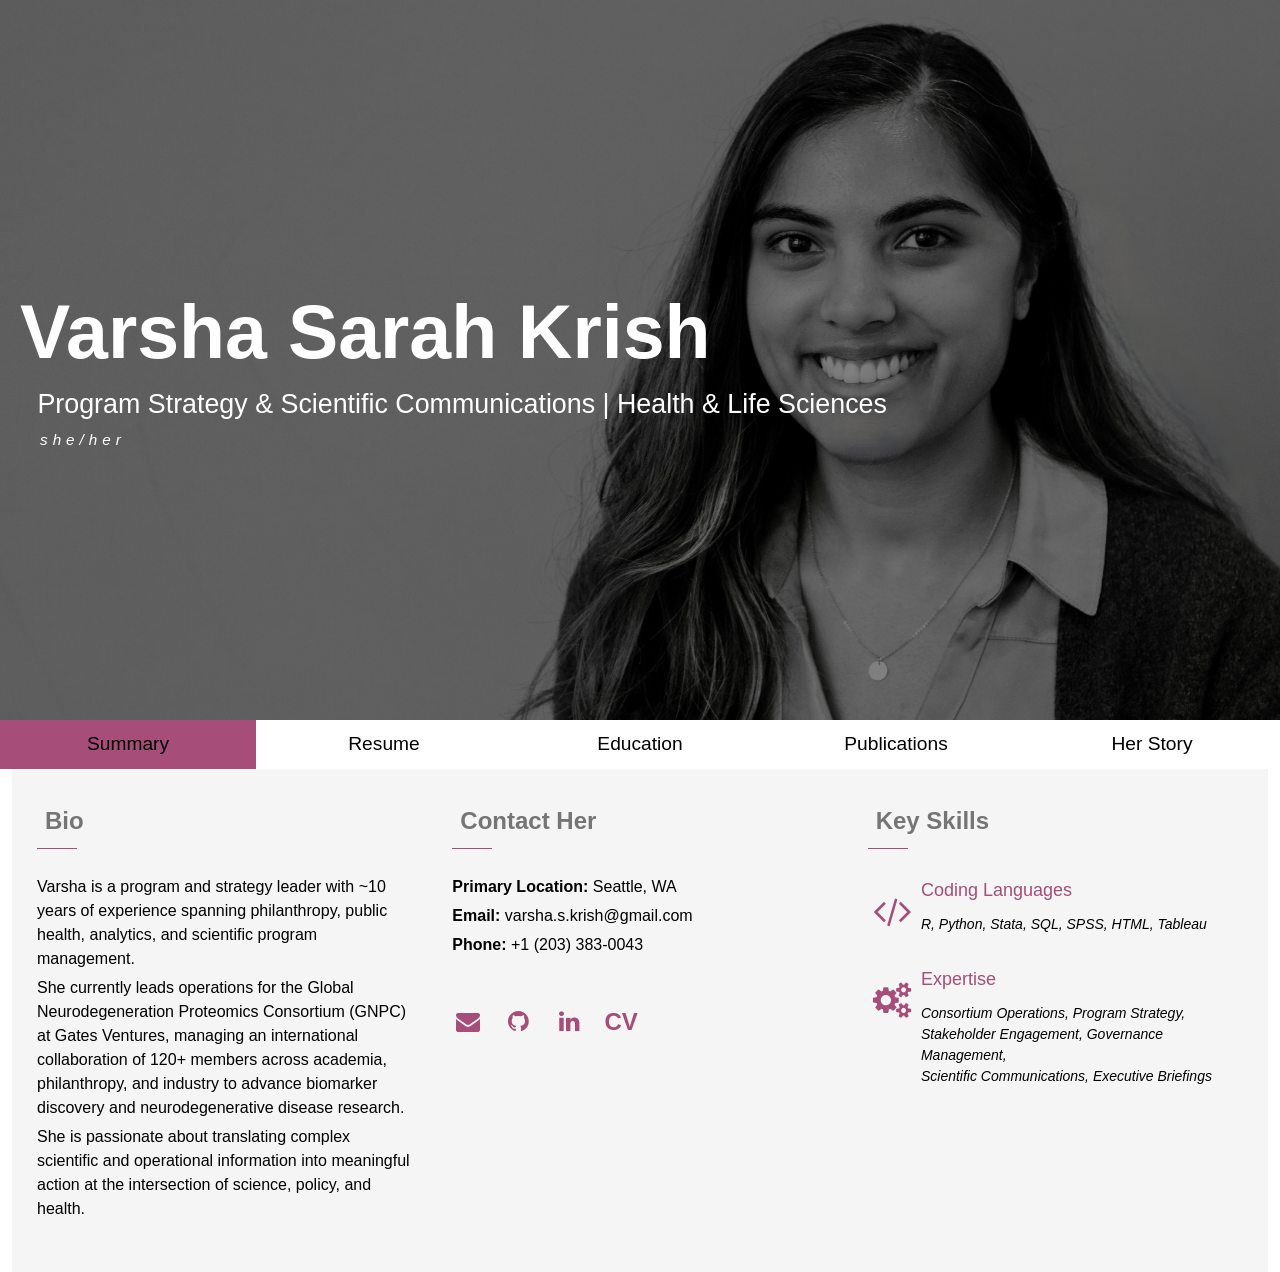
<file: index.html>
<!DOCTYPE html>
<html>
<head>
<title>Varsha Krish</title>
<meta charset="UTF-8">
<meta name="viewport" content="width=device-width, initial-scale=1">
<link rel="stylesheet" href="css/w3.css">
<link rel='stylesheet' href='https://fonts.googleapis.com/css?family=Roboto'>
<link rel="stylesheet" href="https://cdnjs.cloudflare.com/ajax/libs/font-awesome/4.7.0/css/font-awesome.min.css">
<style>
html,body,h1,h2,h3,h4,h5,h6 {font-family: "Century Gothic", sans-serif}
</style>
</head>
<body style="background-color:whitesmoke;" class="w3-text-black">
<!-- Page Header -- Image with Name -->
<header class="header">
  <div class="w3-container">
    <div class="header-content">
      <h1 class="header-title">Varsha Sarah Krish</h1>
      <h6 class="header-subtitle">&nbsp;Program Strategy &amp; Scientific Communications | Health &amp; Life Sciences</h6>
      <h6 class="header-mono"><i>she/her</i></h6>
    </div>
  </div>
</header>

<!-- Tab Bar -->
<div class="tab">
  <button class="tablink" onclick="openPage(event, 'Summary')" id="defaultOpen">Summary</button>
  <button class="tablink" onclick="openPage(event, 'Resume')">Resume</button>
  <button class="tablink" onclick="openPage(event, 'Education')">Education</button>
  <button class="tablink" onclick="openPage(event, 'Publications')">Publications</button>
  <button class="tablink" onclick="openPage(event, 'Her Story')">Her Story</button>
</div>

<!-- Personal Info -->
<div id="Summary" class="tabcontent">
  <div class="about-box">
    <div class="flex-about-left">
      <h4 class="w3-text-grey w3-padding-small"><b>Bio</b></h4>
      <span class="line mb-5"></span>
      <br>
      <h6>Varsha is a program and strategy leader with ~10 years of experience spanning philanthropy, public health, analytics, and scientific program management.</h6>
      <h6>She currently leads operations for the Global Neurodegeneration Proteomics Consortium (GNPC) at Gates Ventures, managing an international collaboration of 120+ members across academia, philanthropy, and industry to advance biomarker discovery and neurodegenerative disease research.</h6>
      <h6>She is passionate about translating complex scientific and operational information into meaningful action at the intersection of science, policy, and health.</h6>
      <br>
    </div>
    <div class="flex-about-center">
      <h4 class="w3-text-grey w3-padding-small"><b>Contact Her</b></h4>
      <span class="line mb-5"></span>
      <br>
      <h6><b>Primary Location:</b> Seattle, WA</h6>
      <h6><b>Email:</b> varsha.s.krish@gmail.com</h6>
      <h6><b>Phone:</b> +1 (203) 383-0043</h6>
      <br>
      <br>
      <a style="text-decoration: none" href="mailto:varsha.s.krish@gmail.com" class="fa fa-envelope fa-fw w3-margin-right w3-xlarge w3-text-dark-pink"></a>
      <a style="text-decoration: none" href="https://github.com/varshaskrish" class="fa fa-github fa-fw w3-margin-right w3-xlarge w3-text-dark-pink"></a>
      <a style="text-decoration: none" href="https://www.linkedin.com/in/varsha-krish/" class="fa fa-linkedin fa-fw w3-margin-right w3-xlarge w3-text-dark-pink"></a>
      <b><a style="text-decoration: none; font-size: 24px;" href="personal/VarshaKrishResume-20_detailed.pdf" class="icon w3-text-dark-pink" target="_blank" id="cv-link" title="Resume">CV</a></b>
      <br>
      <br>
    </div>
    <div class="flex-about-right">
      <h4 class="w3-text-grey w3-padding-small"><b>Key Skills</b></h4>
      <span class="line mb-5"></span>
      <br>
      <div class="skills-grid-container">
        <div class="skills-grid-item sk-item1">
          <br>
          <i class="fa fa-code fa-fw w3-xxlarge w3-text-dark-pink"></i>
        </div>
        <div class="skills-grid-item sk-item2">
          <h5 class="w3-text-dark-pink">Coding Languages</h5>
        </div>
        <div class="skills-grid-item sk-item3">
          <i>R, Python, Stata, SQL, SPSS, HTML, Tableau</i>
        </div>
        <div class="skills-grid-item sk-item4">
          <br>
          <br>
          <i class="fa fa-gears fa-fw w3-xxlarge w3-text-dark-pink"></i>
        </div>
        <div class="skills-grid-item sk-item5">
          <br>
          <h5 class="w3-text-dark-pink">Expertise</h5>
        </div>
        <div class="skills-grid-item sk-item6">
          <i>Consortium Operations, Program Strategy,</i><br>
          <i>Stakeholder Engagement, Governance Management,</i><br>
          <i>Scientific Communications, Executive Briefings</i>
        </div>
      </div>
    </div>
  </div>
</div>

<!-- Work History Block -->
<div style="padding: 1% 2%;" id="Resume" class="tabcontent">
  <h4 class="w3-text-grey w3-padding-small"><b>Her Work Experiences</b></h4>
  <span class="line mb-5"></span>
  <br>

  <!-- Gates Ventures — NEW -->
  <h5 class="w3-opacity"><b>Manager, Disease Mechanisms &amp; Therapeutics | Gates Ventures Health and Life Sciences</b></h5>
  <h6><i class="fa fa-calendar fa-fw w3-margin-right"></i>Mar 2023 – Present</h6>
  <p>Varsha leads operations and program management for the Global Neurodegeneration Proteomics Consortium (GNPC), an international collaboration advancing biomarker discovery and research across neurodegenerative diseases.</p>
  <ul>
    <li>Serves as lead operations manager overseeing strategy execution across 30+ international organizations and 120+ members spanning academia, philanthropy, and industry.</li>
    <li>Manages relationships, funding coordination, and operational activities for a $14M collaborative initiative (GNPC vMP), building on the successful $7M original consortium phase.</li>
    <li>Leads monthly steering committee meetings facilitating governance, decision-making, and strategic alignment across stakeholders.</li>
    <li>Directs cross-functional program management including milestone tracking, partner communications, and execution of complex scientific initiatives.</li>
    <li>Coordinated publication planning and launch for a Nature Medicine GNPC Special Collection (2025).</li>
    <li>Led planning and execution of a corporate-sponsored GNPC symposium at AD/PD 2025 and a Featured Research Session at AAIC 2025.</li>
    <li>Creates executive briefings and synthesizes scientific and operational information into strategic materials for leadership.</li>
  </ul>
  <hr>

  <h5 class="w3-opacity"><b>Student Consultant | WA DOH</b></h5>
  <h6><i class="fa fa-calendar fa-fw w3-margin-right"></i>Dec 2021 - June 2022</h6>
  <p>As a member of a 4-person consulting team for the Washington State Department of Health (DOH), I co-produced a 92-page technical white paper on key health metrics and processes to establish Health Equity Zones in Washington State.</p>
  <hr>

  <h5 class="w3-opacity"><b>Project Management Intern | King County PSB</b></h5>
  <h6><i class="fa fa-calendar fa-fw w3-margin-right"></i>May 2021 - Oct 2021</h6>
  <p>As a graduate intern in the King County office of Performance, Strategy, and Budgeting (PSB), I managed schedule development and community session management for Executive Priority projects including the 2021 Sheriff Transition and the County Jail Health Services Community Diversion Program.</p>
  <p>Additionally, I attended a 7-week project management and risk management skills course covering strategies from Lean and Continuous Improvement management courses.</p>
  <hr>

  <h5 class="w3-opacity"><b>Data Analyst, Engagement | IHME</b></h5>
  <h6><i class="fa fa-calendar fa-fw w3-margin-right"></i>Jan 2018 - July 2020</h6>
  <p>I provided custom analysis of Institute for Health Metrics and Evaluation (IHME) health data to members of our engagement network and spearheaded process reviews and improvements using data.</p>
  <p>I organized the first staff retreat for the Network Engagement Team to manage organizational changes and refine KPI/AQL reporting metrics, led meetings, collaborated with peers, liaised with stakeholders, and reported to leadership.</p>
  <p>I volunteered as an institutional code tutor for R language and was awarded the 2019 Community Builder institutional award.</p>
  <hr>

  <h5 class="w3-opacity"><b>Research Assistant | NYSPI</b></h5>
  <h6><i class="fa fa-calendar fa-fw w3-margin-right"></i>Jan 2014 - May 2017</h6>
  <p>As a research assistant at the New York State Psychiatric Institute, I conducted research to determine whether stress during different points of development affects the brain's ability to recover in mouse models. Completed published undergraduate honors thesis research project.</p>
  <br>
</div>

<!-- Education History Block -->
<div style="padding: 1% 2%;" id="Education" class="tabcontent">
  <h4 class="w3-text-grey"><b><i>Almae Materes</i></b></h4>
  <span class="line mb-5"></span>
  <br>
  <h5 class="w3-text-grey"><b>Master's Degree</b></h5>
  <h6 class="w3-text-deep-purple">
    <img src="personal/uw_seal.png" alt="UW Evans Seal" style="width:50px;height:50px;" style="float:left">
    &nbsp;&nbsp; Evans School of Public Policy &amp; Governance</h6>
  <p><i class="w3-text-grey"></i><i class="fa fa-calendar fa-fw w3-margin-right"></i>Oct 2020 - June 2022 &nbsp;&nbsp;&nbsp;&nbsp;&nbsp;
    <i class="fa fa-location-arrow fa-fw w3-margin-right"></i>Seattle, WA</p>
  <p>The University of Washington | Master's of Public Administration (MPA)</p>
  <p><i>Concentration: Leadership &amp; Decision Making</i></p>
  <hr>
  <h5 class="w3-text-grey"><b>Bachelor's Degree</b></h5>
  <h6 class="w3-text-indigo">
    <img src="personal/barnard_seal.svg" alt="Barnard Seal" style="width:50px;height:50px;" style="float:left">
    &nbsp;&nbsp; Barnard College</h6>
  <p><i class="w3-text-grey"></i><i class="fa fa-calendar fa-fw w3-margin-right"></i>Sept 2013 - May 2017 &nbsp;&nbsp;&nbsp;&nbsp;&nbsp;
    <i class="fa fa-location-arrow fa-fw w3-margin-right"></i>New York, NY</p>
  <p>Columbia University | Bachelors of Arts (BA)</p>
  <p><i>Major: Neuroscience &amp; Behavior -- Cellular Molecular Methods</i></p>
  <hr>
  <h5 class="w3-text-grey"><b>High School Degree</b></h5>
  <h6 class="w3-text-red">
    <img src="personal/hopkins_seal.jpeg" alt="Hopkins Seal" style="width:50px;height:50px;" style="float:left">
    &nbsp;&nbsp; Hopkins School</h6>
  <p><i class="w3-text-grey"></i><i class="fa fa-calendar fa-fw w3-margin-right"></i>Class of 2013 &nbsp;&nbsp;&nbsp;&nbsp;&nbsp;
    <i class="fa fa-location-arrow fa-fw w3-margin-right"></i>New Haven, CT</p>
  <p>High School</p><br>
</div>

<!-- Published Work Bibliography -->
<div style="padding: 1% 2%;" id="Publications" class="tabcontent">
  <h4 class="w3-text-grey"><b>Peer-Reviewed Publications</b></h4>
  <span class="line mb-5"></span>
  <p><i>Full list available at <a class="highlight" target="_blank" href="https://scholar.google.com/citations?user=EKNfg7QAAAAJ&hl=en&oi=ao">Google Scholar</a></i></p>
  <br>

  <!-- 2025 publications — NEW -->
  <p>- Imam F. et al., including <mark>Krish VS</mark>. "The Global Neurodegeneration Proteomics Consortium: biomarker and drug target discovery for common neurodegenerative diseases and aging." <i>Nature Medicine</i> (2025).</p>
  <p>- Shvetcov A. et al., including <mark>Krish VS</mark>. "APOE ε4 carriers share immune-related proteomic changes across neurodegenerative diseases." <i>Nature Medicine</i> (2025).</p>
  <p>- Ali M. et al., including <mark>Krish VS</mark>. "Shared and disease-specific pathways in frontotemporal dementia syndromes." <i>Nature Medicine</i> (2025).</p>

  <!-- Existing publications -->
  <p>- Youssef M., <mark>Krish VS.</mark>, Kirshenbaum GS., Atsak P., Lass TJ., Lieberman SR., Leonardo ED., and Dranovsky A. "Ablation of proliferating neural stem cells during early life is sufficient to reduce adult hippocampal neurogenesis." Hippocampus 28.8 (2018): 586-601</p>
  <p>- Mokdad AH., Mensah GA., <mark>Krish VS.</mark>, Glenn SD., Miller-Petrie MK., Lopez AD., and Murray CJL. "Global, Regional, National, and Subnational Big Data to Inform Health Equity Research: Perspectives from the Global Burden of Disease Study 2017." Ethn Dis 29.Supp1 (2019) 159-172</p>
  <p>- Achoki T., Miller-Petrie MK., Glenn SD., <mark>[et al, including Krish, VS]</mark> "Health disparities across the counties of Kenya and implications for policy makers, 1990-2016: a systematic analysis for the Global Burden of Disease Study 2016." Lancet Glob Health 7.1 (2019) e81-e95</p>
  <p>- Soriano JB., Rojas-Rueda D., Alonso J., <mark>[et al, including Krish, VS]</mark> "The burden of disease in Spain: Results from the Global Burden of Disease 2016." Med Clin (Barc) 151.5 (2018): 171-190</p>
  <p>- India State-Level Disease Burden Initiative Air Pollution Collaborators. "The impact of air pollution on deaths, disease burden, and life expectancy across the states of India: the Global Burden of Disease Study 2017." Lancet Planet Health 3.1 (2019) e26-e39</p>
  <p>- India State-Level Disease Burden Initiative Malnutrition Collaborators. "The burden of child and maternal malnutrition and trends in its indicators in the states of India: the Global Burden of Disease Study 1990-2017." Lancet Child Adolesc Health ePub ahead of print. doi: 10.1016/S2352-4642(19)30273-1</p>
  <p>- Zhou M., Wang H., <mark>[et al, including Krish, VS]</mark> "Mortality, morbidity, and risk factors in China and its provinces, 1990-2017: a systematic analysis for the Global Burden of Disease Study 2017." Lancet 394.10204 (2019) 1145-1158</p>
  <p>- Naghavi M., and Global Burden of Disease Self-Harm Collaborators. "Global, regional, and national burden of suicide mortality 1990 to 2016: systematic analysis for the Global Burden of Disease Study 2016." BMJ 364.194 (2019)</p>
  <p>- India State-Level Disease Burden Initiative Mental Disorders Collaborators. "The burden of mental disorders across the states of India: the Global Burden of Disease Study 1990–2017" The Lancet Psychiatry 7.2 (2019) 148-161</p>
  <p>- El Bcheraoui C,. Mimche H., Miangotar Y., <mark>[et al including Krish, VS]</mark> "Burden of disease in francophone Africa, 1990–2017: a systematic analysis for the Global Burden of Disease Study 2017" Lancet Glob Health 8.3 (2020) e341-351</p>
  <p>- GBD 2017 Saudi Arabia Collaborators. "The burden of disease in Saudi Arabia 1990–2017: results from the Global Burden of Disease Study 2017" Lancet Planet Health 4.5 (2020) e195-e208</p>
  <p>- India State-Level Disease Burden Initiative Child Mortality Collaborators. "Subnational mapping of under-5 and neonatal mortality trends in India: the Global Burden of Disease Study 2000–17" Lancet 395.10237 (2020) 1640-1658</p>
  <hr>

  <h4 class="w3-text-grey"><b>Other Published Work:</b></h4>
  <span class="line mb-5"></span>
  <br>
  <p>- Bathke, K., Brumbaugh, M., Coleman H., &amp; <mark>Krish, V</mark> (2022). Health Equity Zones: A Washington State Department of Health Initiative [White paper].</p>
  <p>- Krish, V. S. (2020, Jan 17) <a class="highlight" target="_blank" href="https://www.thinkglobalhealth.org/article/united-states-has-mommy-issues/">The United States Has Mommy Issues</a></p>
</div>

<!-- More about me -->
<div style="padding: 1% 2%; background-color: whitesmoke;" id="Her Story" class="tabcontent">
  <h4 class="w3-text-grey"><b>What is Varsha's story?</b></h4>
  <span class="line mb-5"></span>
  <div class="about-box">
    <div class="flex-story-left">
      <img src="personal/head_round.jpg" alt="fun_headshot" style="width:400px;height:400px;border-radius: 50%;" style="float:left">
    </div>
    <div class="flex-story-right">
      <p>Varsha is deeply passionate about science translation and health policy.</p>
      <p>She earned her BA from Barnard College in Neuroscience and Behavior with a focus on cellular and molecular methods. Throughout her degree, she worked in an integrative neuroscience lab researching the effects of stress on neural development in mice models.</p>
      <p>She then moved from New York to Seattle to work at the Institute for Health Metrics and Evaluation (IHME) as a data analyst on the Network Engagement Team, where she served as a technical advisor for IHME's global network of collaborators to encourage the adoption of data-driven health policies.</p>
      <p>This prompted her to pursue her Master's in Public Administration from the Evans School at the University of Washington where she focused on decision-making and social enterprises. While in school she worked with the Project Management Team at King County helping guide a number of executive priorities forward, and put her education into practice at the Washington State Department of Health while working on the Health Equity Zone Initiative.</p>
      <p>Since 2023, Varsha has been a Manager at Gates Ventures Health and Life Sciences, where she leads operations for the Global Neurodegeneration Proteomics Consortium (GNPC) — an international initiative spanning 120+ members across academia, philanthropy, and industry working to advance biomarker discovery for neurodegenerative diseases. Her work has supported multiple publications in <i>Nature Medicine</i> and marquee conference events at AD/PD 2025 and AAIC 2025.</p>
      <p>Throughout all her experiences Varsha has shown a commitment to fostering the community she's in. At IHME she was awarded the 2019 Community Builder of the Year award, and at the Evans School, she served as board chair for the Network of Womxn, Evans People of Color, and the Race and Equity Summit Committee.</p>
      <p>Varsha currently lives in Seattle with her partner Mat and their cuddly, but anxious, cat Kudu. In her free time, she enjoys anime, acrylic pour painting, and exploring new restaurants and wine bars around Seattle.</p>
    </div>
  </div>
</div>

</body>
<script>
function openPage(evt, cityName) {
  var i, tabcontent, tablink;
  tabcontent = document.getElementsByClassName("tabcontent");
  for (i = 0; i < tabcontent.length; i++) {
    tabcontent[i].style.display = "none";
  }
  tablink = document.getElementsByClassName("tablink");
  for (i = 0; i < tablink.length; i++) {
    tablink[i].className = tablink[i].className.replace(" active", "");
  }
  document.getElementById(cityName).style.display = "block";
  evt.currentTarget.className += " active";
}

document.getElementById("defaultOpen").click();
</script>
</html>
</file>
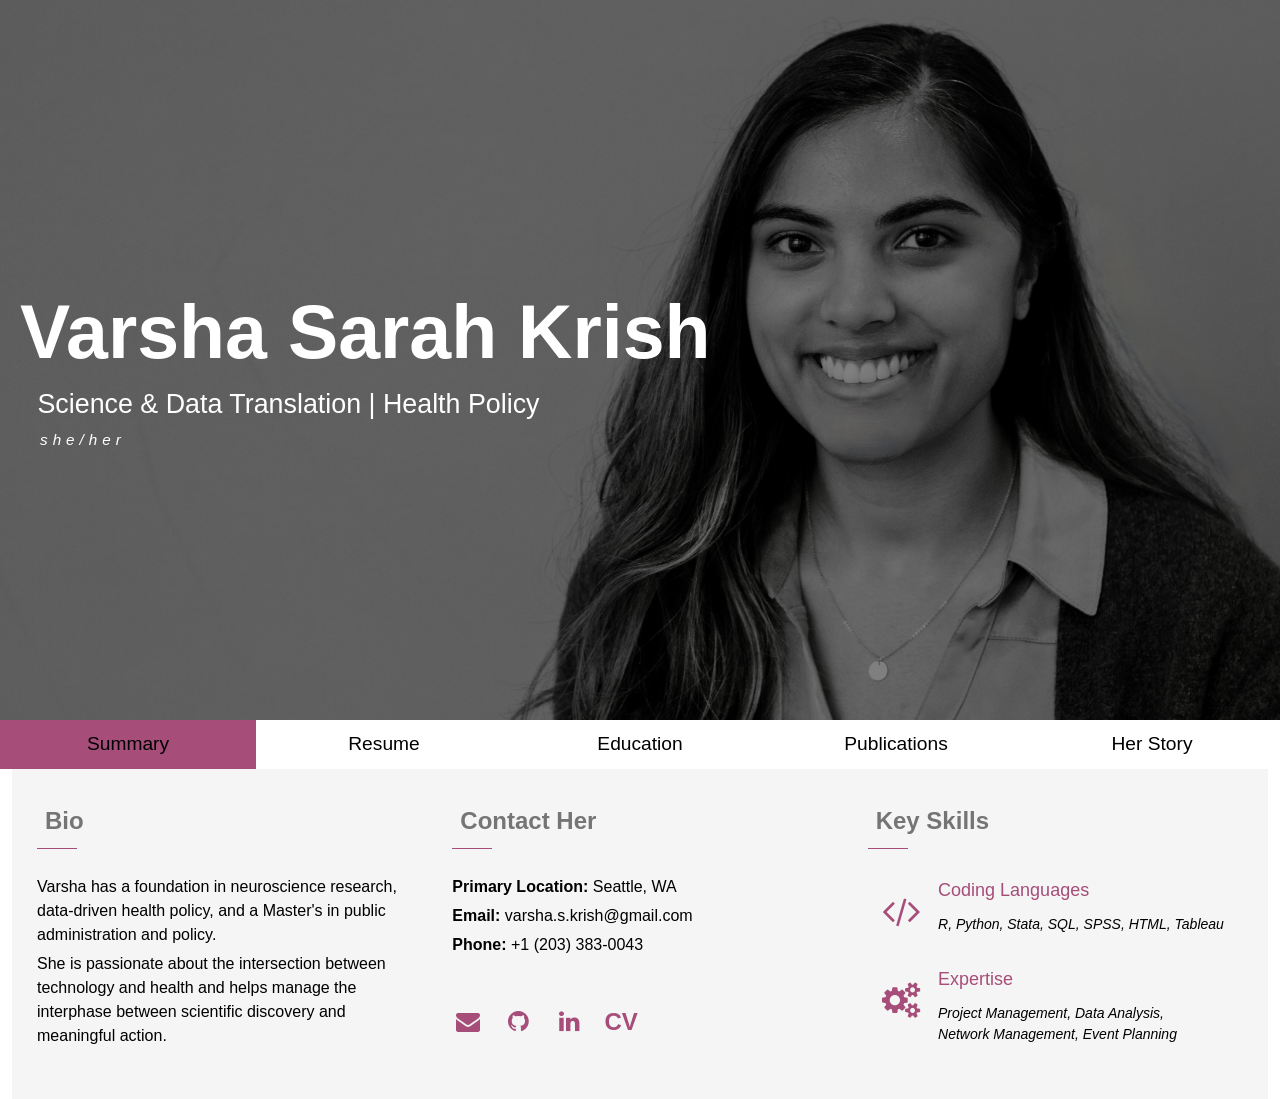
<file: old_index.html>
<!DOCTYPE html>
<html>
<head>
<title>Varsha Krish</title>
<meta charset="UTF-8">
<meta name="viewport" content="width=device-width, initial-scale=1">
<link rel="stylesheet" href="css/w3.css">
<link rel='stylesheet' href='https://fonts.googleapis.com/css?family=Roboto'>
<link rel="stylesheet" href="https://cdnjs.cloudflare.com/ajax/libs/font-awesome/4.7.0/css/font-awesome.min.css">
<style>
html,body,h1,h2,h3,h4,h5,h6 {font-family: "Century Gothic", sans-serif}
</style>
</head>
<body style="background-color:whitesmoke;" class="w3-text-black">


<!-- Page Header -- Image with Name -->
<header class="header">
	<div class="w3-container">
    <div class="header-content">
      <h1 class="header-title">Varsha Sarah Krish</h1>
      <h6 class="header-subtitle">&nbsp;Science & Data Translation | Health Policy</h6>
			<h6 class="header-mono"><i>she/her</i></h6>
		</div>
	</div>
</header>
	
<!-- Sticky nav bar attempt
 <nav class="navbar sticky-top navbar-expand-lg navbar-light bg-white" data-spy="affix" data-offset-top="510">
      <div class="container">
          <button class="navbar-toggler ml-auto" type="button" data-toggle="collapse" data-target="#navbarSupportedContent" aria-controls="navbarSupportedContent" aria-expanded="false" aria-label="Toggle navigation">
              <span class="navbar-toggler-icon"></span>
          </button>
          <div class="collapse mt-sm-20 navbar-collapse" id="navbarSupportedContent">
              <ul class="navbar-nav mr-auto">
                  <li class="nav-item">
                      <a href="#home" class="nav-link">Personal Info</a>
                  </li>
                  <li class="nav-item">
                      <a href="#experience" class="nav-link">Experience</a>
                  </li>
                  <li class="nav-item">
                      <a href="#education" class="nav-link">Education</a>
                  </li>
              </ul>
              <ul class="navbar-nav brand">
                  <img src="personal/head_round.jpg" alt="" class="brand-img">
                  <li class="brand-txt">
                      <h5 class="brand-title">Varsha Krish</h5>
                      <div class="brand-subtitle">Science Tranaslation & Policy</div>
                  </li>
              </ul>
              <ul class="navbar-nav ml-auto">
                  <li class="nav-item">
                      <a href="#published" class="nav-link">Published Work</a>
                  </li>
                  <li class="nav-item">
                      <a href="#aboutme" class="nav-link">About Me</a>
                  </li>
              </ul>
          </div>
      </div>
  </nav>
-->

<!-- Tab Bar Attempt -->
<div class="tab">
		  <button class="tablink" onclick="openPage(event, 'Summary')" id="defaultOpen">Summary</button>
		  <button class="tablink" onclick="openPage(event, 'Resume')">Resume</button>
		  <button class="tablink" onclick="openPage(event, 'Education')">Education</button>
		  <button class="tablink" onclick="openPage(event, 'Publications')">Publications</button>
		  <button class="tablink" onclick="openPage(event, 'Her Story')">Her Story</button>
	</div>

<!-- Personal Info -->
		<div id="Summary" class="tabcontent">
			<div class="about-box">

				<div class="flex-about-left">
				<h4 class="w3-text-grey w3-padding-small"><b>Bio</b></h4> 
				<span class="line mb-5"></span>
				<br>
				 <h6>Varsha has a foundation in neuroscience research, data-driven health policy, and a Master's in public administration and policy.</h6> 
				 <h6>She is passionate about the intersection between technology and health and helps manage the interphase between scientific discovery and meaningful action. </h6>
				 <br>
			 </div>

			<div class="flex-about-center">
				<h4 class="w3-text-grey w3-padding-small"><b>Contact Her</b></h4> 
				<span class="line mb-5"></span>
				<br>
				<h6><b>Primary Location:</b> Seattle, WA</h6>
				<h6><b>Email:</b> varsha.s.krish@gmail.com</h6>
				<h6><b>Phone:</b> +1 (203) 383-0043</h6>
				<br>
				<br>
				<a style="text-decoration: none" href="mailto:varsha.s.krish@gmail.com" class="fa fa-envelope fa-fw w3-margin-right w3-xlarge w3-text-dark-pink"></a>
		  	<a style="text-decoration: none" href="https://github.com/varshaskrish" class="fa fa-github fa-fw w3-margin-right w3-xlarge w3-text-dark-pink"></a>
		  	<a style="text-decoration: none" href="https://www.linkedin.com/in/varsha-krish/" class="fa fa-linkedin fa-fw w3-margin-right w3-xlarge w3-text-dark-pink"></a>
		  	<b><a style="text-decoration: none; font-size: 24px;" href="personal/VarshaKrishResume-18_detailed.pdf" class="icon w3-text-dark-pink" target="_blank" id="cv-link" title="Resume">CV</a></b>
		  	<br>
		  	<br>
		  </div>

		  <div class="flex-about-right">
				<h4 class="w3-text-grey w3-padding-small"><b>Key Skills</b></h4> 
				<span class="line mb-5"></span>
				<br>

				<div class="skills-grid-container">
					<div class="skills-grid-item sk-item1">
						<br>
						<i class="fa fa-code fa-fw w3-xxlarge w3-text-dark-pink"></i>
				  </div>
				  <div class="skills-grid-item sk-item2">
				  	<h5 class="w3-text-dark-pink">Coding Languages</h5>
				  </div>
				  <div class="skills-grid-item sk-item3">
				  	<i>R, Python, Stata, SQL, SPSS, HTML, Tableau</i>
				  </div>  

					<div class="skills-grid-item sk-item4">
						<br>
						<br>
						<i class="fa fa-gears fa-fw w3-xxlarge w3-text-dark-pink"></i>
				  </div>
				  <div class="skills-grid-item sk-item5">
				  	<br>
				  	<h5 class="w3-text-dark-pink">Expertise</h5>
				  </div>
				  <div class="skills-grid-item sk-item6">
				  	<i>Project Management, Data Analysis,</i><br>
				  	<i>Network Management, Event Planning</i>
				  </div>  
				</div>
       </div>

		</div>

	</div>

<!-- Work History Block -->				
		<div style="padding: 1% 2%;" id="Resume" class="tabcontent">
			<h4 class="w3-text-grey w3-padding-small"><b>Her Work Experiences</b></h4>
			<span class="line mb-5"></span>
			<br>
		  <h5 class="w3-opacity"><b>Student Consultant | WA DOH</b></h5>
          <h6><i class="fa fa-calendar fa-fw w3-margin-right"></i>Dec 2021 - June 2022</h6>
          <p>As a member of a 4-person consulting team for the Washington State Department of Health (DOH), I co-produced a 92-page technical white paper on key health metrics and processes to establish Health Equity Zones in Washington State</p>
          <hr>
          <h5 class="w3-opacity"><b>Project Management Intern | King County PSB</b></h5>
          <h6><i class="fa fa-calendar fa-fw w3-margin-right"></i>May 2021 - Oct 2021</h6>
          <p>As a graduate intern in the King County office of Performance, Strategy, and Budgeting (PSB), I managed schedule development and community session management for Executive Priority projects including the 2021 Sheriff Transition and the County Jail Health Services Community Diversion Program.</p>
          <p>Additionally, I attended a 7-week project management and risk management skills course covering strategies from Lean and Continuous Improvement management courses.</p> 
          <hr>
          <h5 class="w3-opacity"><b>Data Analyst, Engagement | IHME</b></h5>
          <h6><i class="fa fa-calendar fa-fw w3-margin-right"></i>Jan 2018 - July 2020</h6>
          <p>I provided custom analysis of Institute for Health Metrics and Evaluation (IHME) health data to members of our engagment network and spearhead process-reviews and -improvements using data.</p> 
  		  	<p>I organized the first staff retreat for the Network Engagement Team to manage organizational changes and refine KPI/AQL reporting metrics, led meetings, collaborated with peers, liaised with stakeholders and reported to leadership.</p>
          <p> I volunteered as an institutional code tutor for R language and was awarded the 2019 Community Builder institutional award </p>
          <hr>
          <h5 class="w3-opacity"><b>Research Assistant | NYSPI</b></h5>
          <h6><i class="fa fa-calendar fa-fw w3-margin-right"></i>Jan 2014 - May 2017</h6>
          <p>As a research assisstant at the New York State Psychiatric Institute, I conducted research to determine whether stress during different points of development affects the brain’s ability to recover in mouse models. Completed published undergraduate honors thesis research project.</p> <br>
		</div>

<!-- Education History Block -->
		<div style="padding: 1% 2%;" id="Education" class="tabcontent">
			<h4 class="w3-text-grey"><b><i>Almae Materes</i></b></h4>
			<span class="line mb-5"></span>
			<br>
			<h5 class="w3-text-grey"><b>Master's Degree</b></h5>

   		  <h6 class="w3-text-deep-purple"> 
	      <img src="personal/uw_seal.png" alt="UW Evans Seal" style="width:50px;height:50px;" style="float:left">
	      &nbsp;&nbsp; Evans School of Public Policy & Governance</h6>
	      <p><i class="w3-text-grey"></i><i class="fa fa-calendar fa-fw w3-margin-right"></i>Oct 2020 - June 2022 &nbsp;&nbsp;&nbsp;&nbsp;&nbsp; 
	      	<i class="fa fa-location-arrow fa-fw w3-margin-right"></i>Seattle, WA</p>
	      <p>The University of Washington | Master's of Public Administration (MPA)</p>
	      <p><i>Concentration: Leadership & Decision Making</i></p>
	      <hr>
				
				<h5 class="w3-text-grey"><b>Bachelor's Degree</b></h5>
	      <h6 class="w3-text-indigo">
	      <img src="personal/barnard_seal.svg" alt="UW Evans Seal" style="width:50px;height:50px;" style="float:left">
	      &nbsp;&nbsp; Barnard College</h6>
	      <p><i class="w3-text-grey"></i><i class="fa fa-calendar fa-fw w3-margin-right"></i>Sept 2013 - May 2015 &nbsp;&nbsp;&nbsp;&nbsp;&nbsp;
	      	<i class="fa fa-location-arrow fa-fw w3-margin-right"></i>New York, NY</p>
	      <p>Columbia University | Bachelors of Arts (BA)</p>
	      <p><i>Major: Neuroscience & Behavior -- Cellular Molecular Methods</i></p>
	      <hr>

	      <h5 class="w3-text-grey"><b>High School Degree</b></h5>
	      <h6 class="w3-text-red">
	      <img src="personal/hopkins_seal.jpeg" alt="UW Evans Seal" style="width:50px;height:50px;" style="float:left">
	      &nbsp;&nbsp; Hopkins School</h6>
	      <p><i class="w3-text-grey"></i><i class="fa fa-calendar fa-fw w3-margin-right"></i>Class of 2013 &nbsp;&nbsp;&nbsp;&nbsp;&nbsp; 
	      	<i class="fa fa-location-arrow fa-fw w3-margin-right"></i>New Haven, CT</p>
	      <p>High School</p><br>
  		</div>	

<!-- Published Work Bibliography -->
		<div style="padding: 1% 2%;" id="Publications" class="tabcontent">
		  <h4 class="w3-text-grey"><b>Peer-Reviewed Publications</b></h4>
		  <span class="line mb-5"></span>
		  <br>
		  <p>-	Youssef M., <mark>Krish VS.</mark>, Kirshenbaum GS., Atsak P., Lass TJ., Lieberman SR., Leonardo ED., and Dranovsky A. “Ablation of proliferating neural stem cells during early life is sufficient to reduce adult hippocampal neurogenesis.” Hippocampus 28.8 (2018): 586-601</p>
		  <p>-	Mokdad AH., Mensah GA., <mark>Krish VS.</mark>, Glenn SD., Miller-Petrie MK., Lopez AD., and Murray CJL. “Global, Regional, National, and Subnational Big Data to Inform Health Equity Research: Perspectives from the Global Burden of Disease Study 2017.” Ethn Dis 29.Supp1 (2019) 159-172</p>
		  <p>-	Achoki T., Miller-Petrie MK., Glenn SD., <mark>[et al, including Krish, VS]</mark> “Health disparities across the counties of Kenya and implications for policy makers, 1990-2016: a systematic analysis for the Global Burden of Disease Study 2016.” Lancet Glob Health 7.1 (2019) e81-e95</p>
		  <p>-	Soriano JB., Rojas-Rueda D., Alonso J., <mark>[et al, including Krish, VS]</mark> “The burden of disease in Spain: Results from the Global Burden of Disease 2016.” Med Clin (Barc) 151.5 (2018): 171-190</p>
		  <p>-	India State-Level Disease Burden Initiative Air Pollution Collaborators. “The impact of air pollution on deaths, disease burden, and life expectancy across the states of India: the Global Burden of Disease Study 2017.” Lancet Planet Health 3.1 (2019) e26-e39</p>
		  <p>-	India State-Level Disease Burden Initiative Malnutrition Collaborators. “The burden of child and maternal malnutrition and trends in its indicators in the states of India: the Global Burden of Disease Study 1990-2017.” Lancet Child Adolesc Health ePub ahead of print. doi: 10.1016/S2352-4642(19)30273-1</p>
		  <p>-	Zhou M., Wang H., <mark>[et al, including Krish, VS]</mark> “Mortality, morbidity, and risk factors in China and its provinces, 1990-2017: a systematic analysis for the Global Burden of Disease Study 2017.” Lancet 394.10204 (2019) 1145-1158</p>
		  <p>-	Naghavi M., and Global Burden of Disease Self-Harm Collaborators. “Global, regional, and national burden of suicide mortality 1990 to 2016: systematic analysis for the Global Burden of Disease Study 2016.” BMJ 364.194 (2019)</p>
		  <p>-	India State-Level Disease Burden Initiative Mental Disorders Collaborators. “The burden of mental disorders across the states of India: the Global Burden of Disease Study 1990–2017” The Lancet Psychiatry 7.2 (2019) 148-161</p>
		  <p>-	El Bcheraoui C,. Mimche H., Miangotar Y., <mark>[et al including Krish, VS]</mark> “Burden of disease in francophone Africa, 1990–2017: a systematic analysis for the Global Burden of Disease Study 2017” Lancet Glob Health 8.3 (2020) e341-351</p>
		  <p>-	GBD 2017 Saudi Arabia Collaborators. “The burden of disease in Saudi Arabia 1990–2017: results from the Global Burden of Disease Study 2017” Lancet Planet Health 4.5 (2020) e195-e208</p>
		  <p>-	India State-Level Disease Burden Initiative Child Mortality Collaborators. “Subnational mapping of under-5 and neonatal mortality trends in India: the Global Burden of Disease Study 2000–17” Lancet 395.10237 (2020) 1640-1658</p>
		  <hr>
		  <h4 class="w3-text-grey"><b>Other Published Work:</b></h4> 
		  <span class="line mb-5"></span>
		  <br>
		  <p> -	Bathke, K., Brumbaugh, M., Coleman H., & <mark>Krish, V</mark> (2022). Health Equity Zones: A Washington State Department of Health Initiative [White paper].</p>
		  <p>- Krish, V. S. (2020, Jan 17) <a class="highlight" target="_blank" href="https://www.thinkglobalhealth.org/article/united-states-has-mommy-issues/">The United States Has Mommy Issues</a></p>
		</div>

<!-- More about me -->
		<div style="padding: 1% 2%; background-color: whitesmoke;" id="Her Story" class="tabcontent">
		  <h4 class="w3-text-grey"><b>What is Varsha's story?</b></h4>
		  <span class="line mb-5"></span>
  		
  		<div class="about-box">
  			<div class="flex-story-left">
			<img src="personal/head_round.jpg" alt="fun_headshot" style="width:400px;height:400px;border-radius: 50%;" style="float:left">
		</div>

			<div class="flex-story-right">
		  <p>Varsha is deeply passionate about science translation and health policy. </p>
		  <p>She earned her BA from Barnard College in Neuroscience and Behavior with a focus on cellular and molecular methods. Throughout her degree, she worked in an integrative neuroscience lab researching the effects of stress on neural development in mice models.</p>
		  <p>She then moved from New York to Seattle to work at the Insitute for Health Metrics and Evaluation (IHME) as a data analyst on the Network Engagement Team where she served as a technical advisor for IHME's global network of collaborators to encourage the adoption of data-driven health policies.</p>
		  <p>This prompted her to pursue her Master's in Public Administration from the Evans School at the University of Washington where she focused on decision-making and social enterprises. While in school she worked with the Project Management Team at King County helping guide a number of executive priorities forward. She put her new education and experience into practice at the Washington State Department of Health while working on the Health Equity Zone Initiative. </p>
		  <p>Throughout all her experiences Varsha has shown a commitment to fostering the community she's in. At IHME she was awarded the 2019 Community Builder of the Year award, and at the Evans School, she served as a board chair for the Network of Womxn, Evans People of Color, and Race and Equity Summit Committee. </p>
		  <p>Varsha currently lives in Seattle with her partner Mat and their cuddly, but anxious, cat Kudu. In her free time, she enjoys anime, acrylic pour painting, and exploring new restaurants and wine bars around Seattle.</p>
		</div>

  </div>

  <!-- End Page Container -->
</div>

</body>


		<script>
		function openPage(evt, cityName) {
		  var i, tabcontent, tablink;
		  tabcontent = document.getElementsByClassName("tabcontent");
		  for (i = 0; i < tabcontent.length; i++) {
		    tabcontent[i].style.display = "none";
		  }
		  tablink = document.getElementsByClassName("tablink");
		  for (i = 0; i < tablink.length; i++) {
		    tablink[i].className = tablink[i].className.replace(" active", "");
		  }
		  document.getElementById(cityName).style.display = "block";
		  evt.currentTarget.className += " active";
		}

		// Get the element with id="defaultOpen" and click on it
		document.getElementById("defaultOpen").click();
		</script>


</html>
</file>
